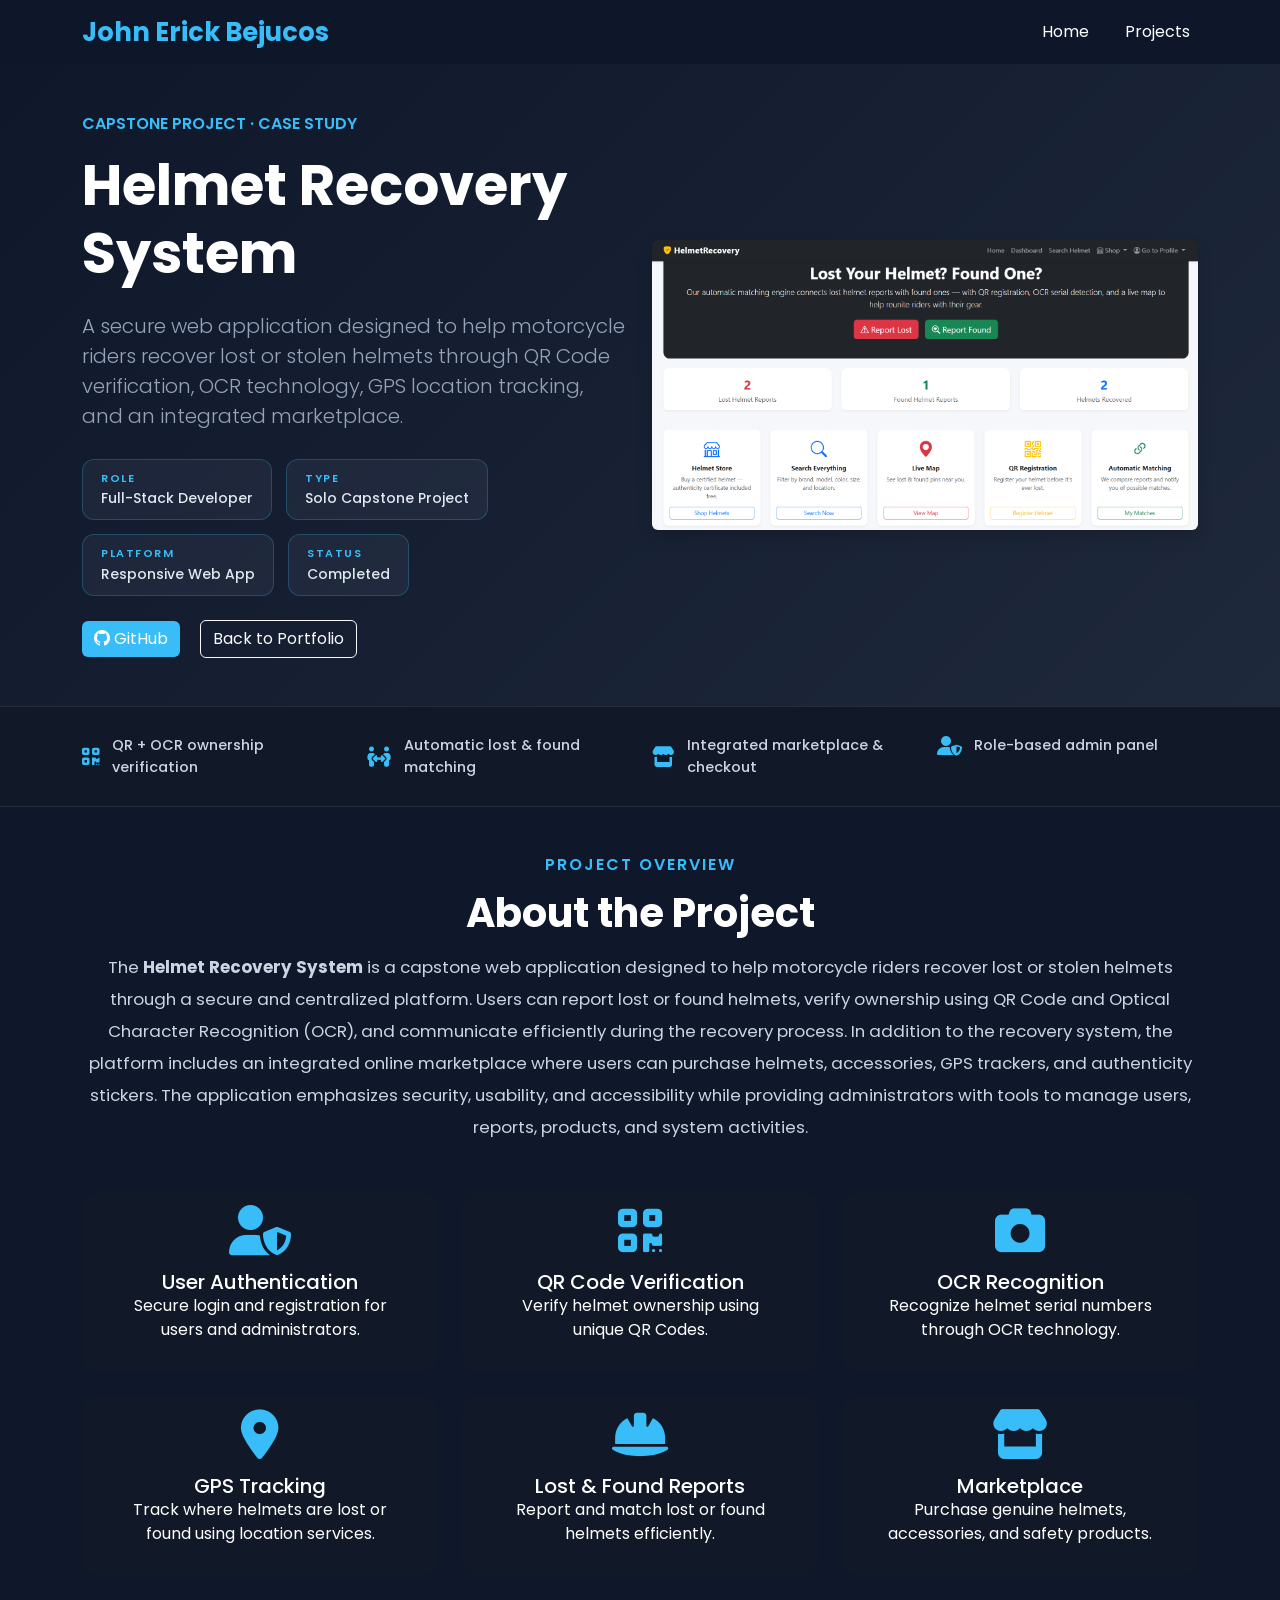
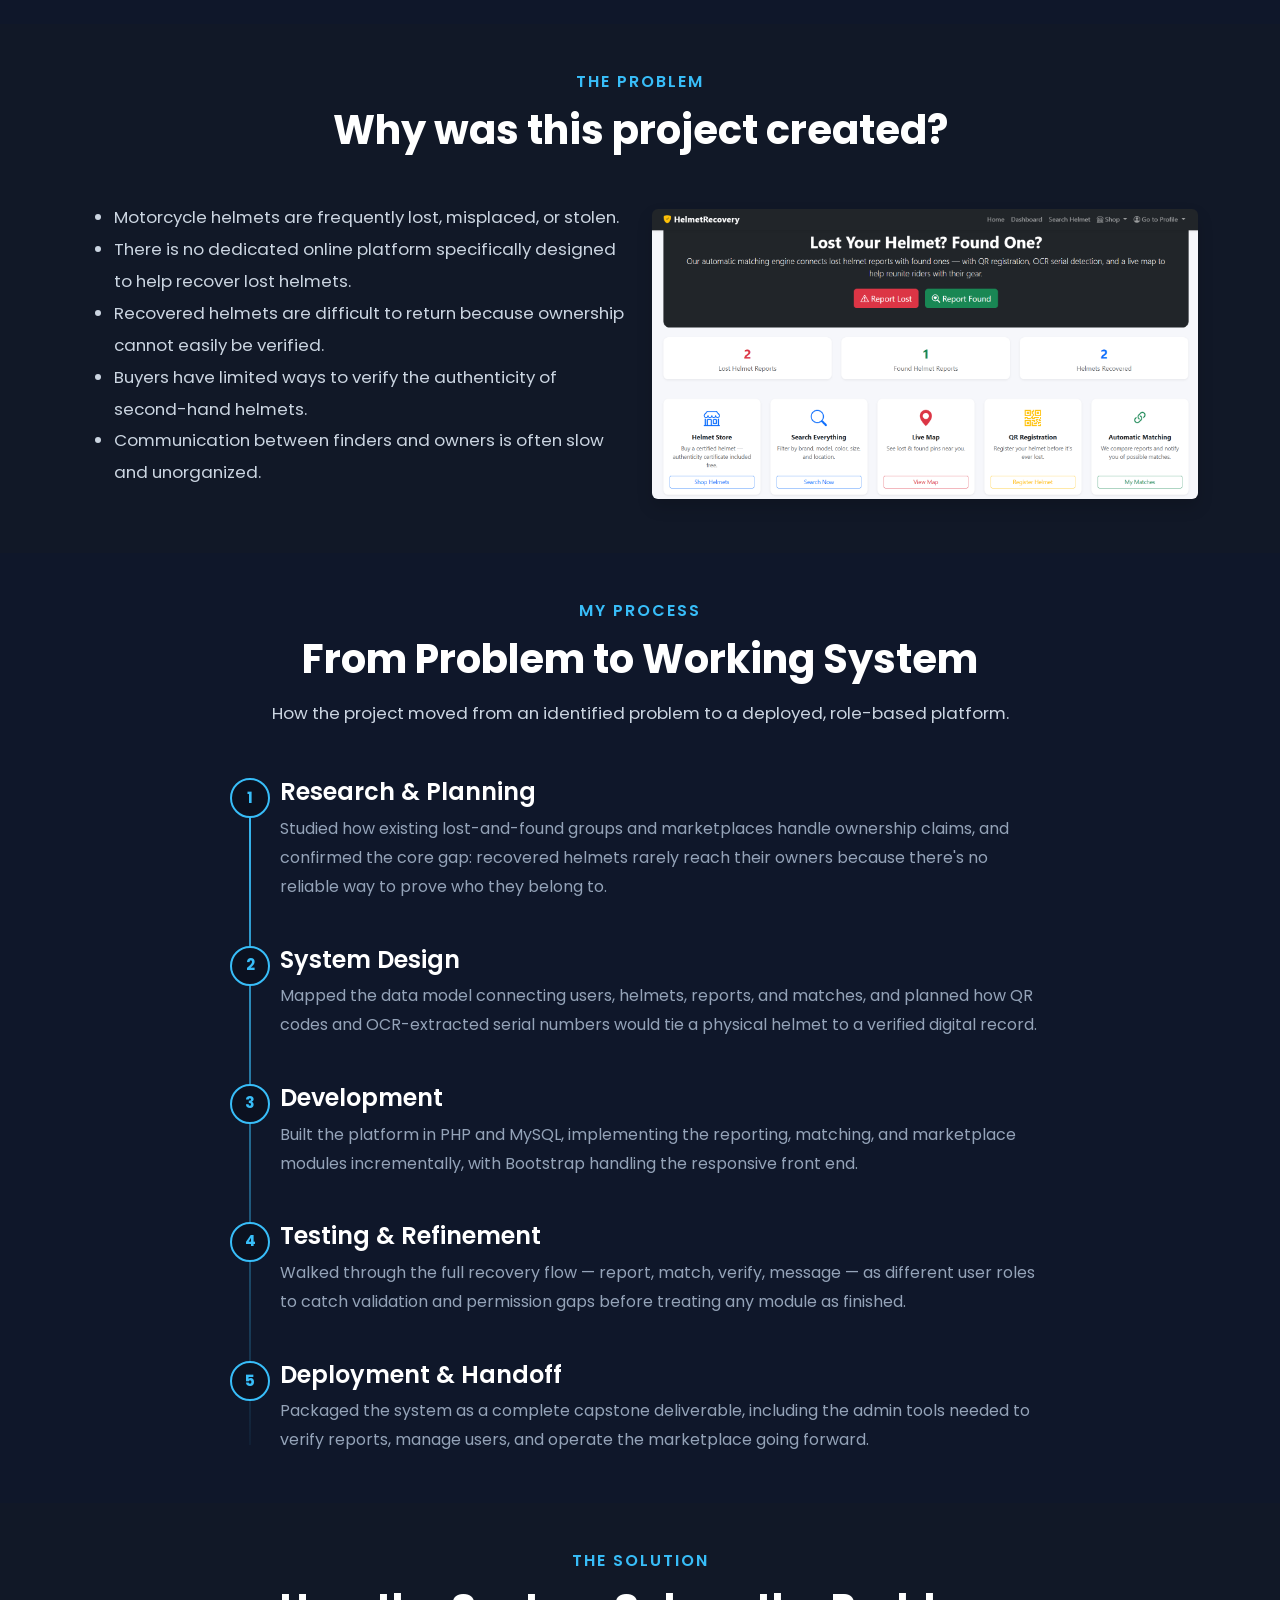
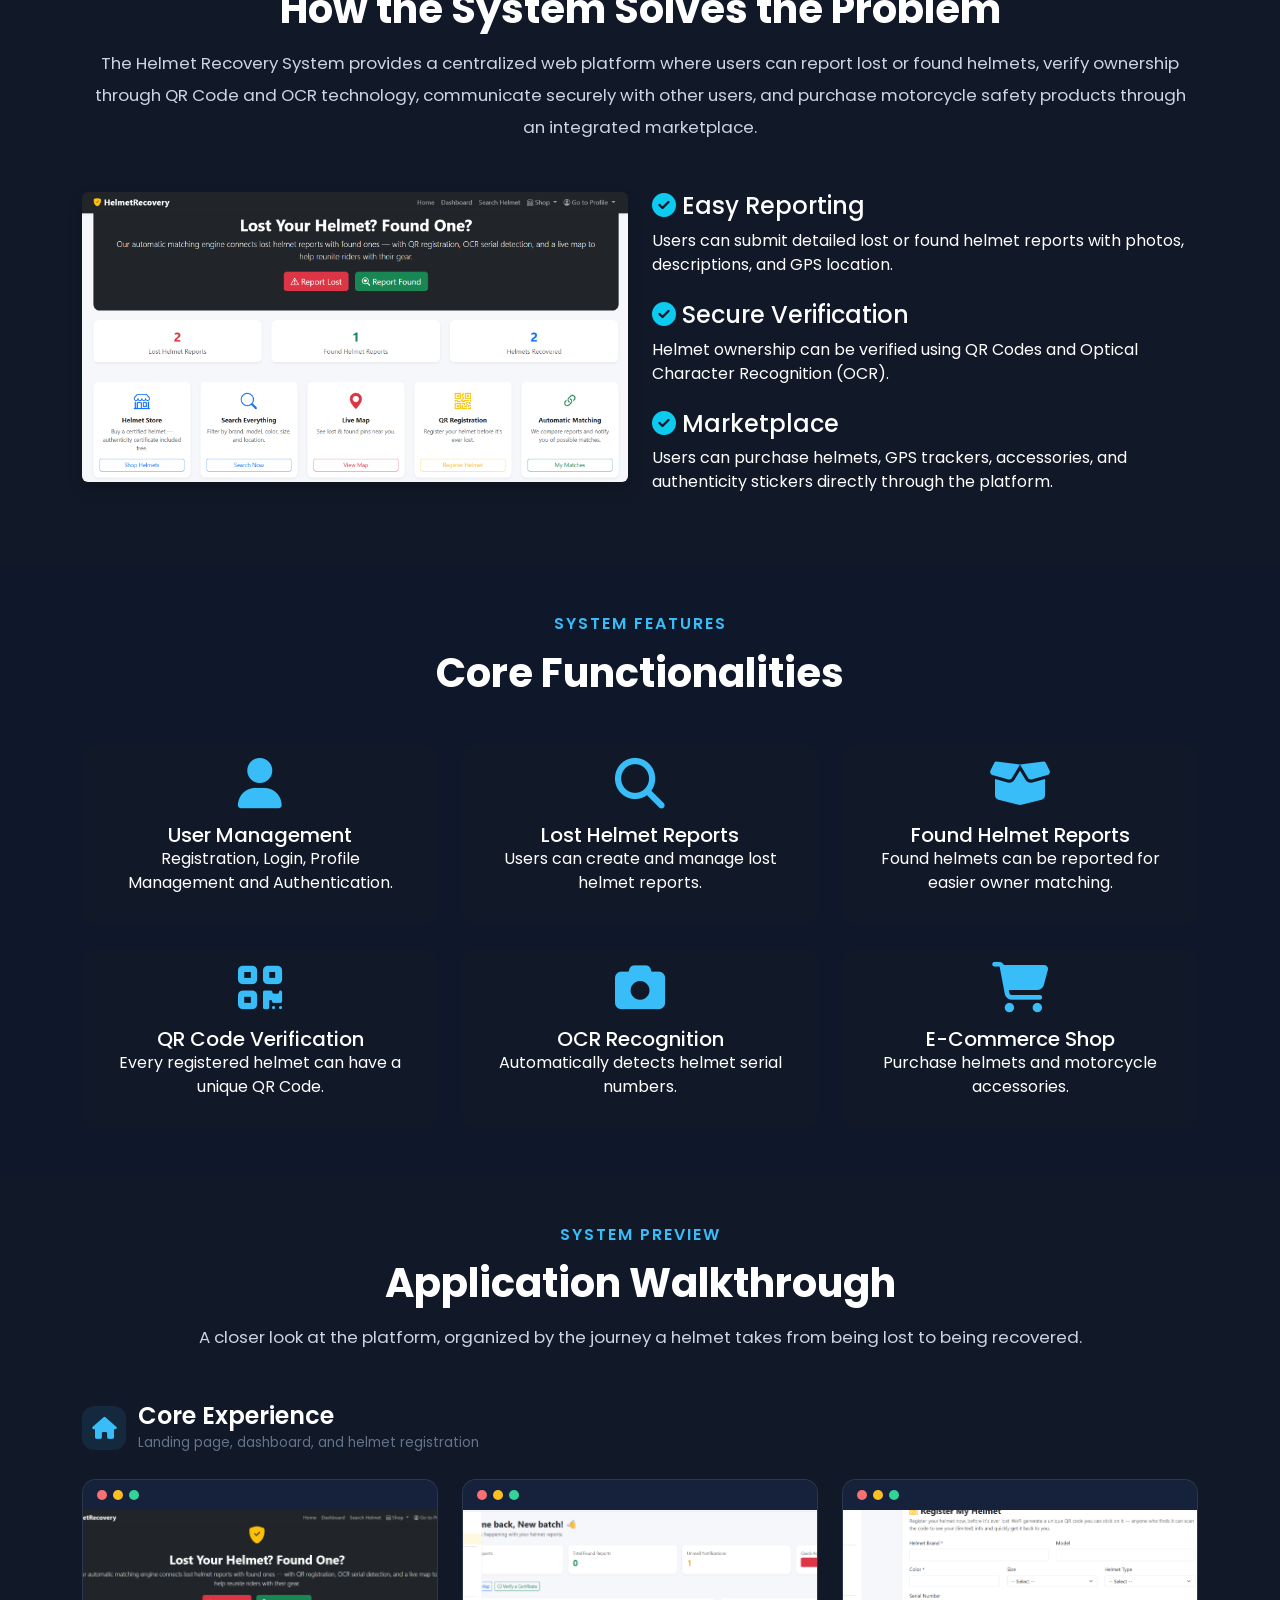
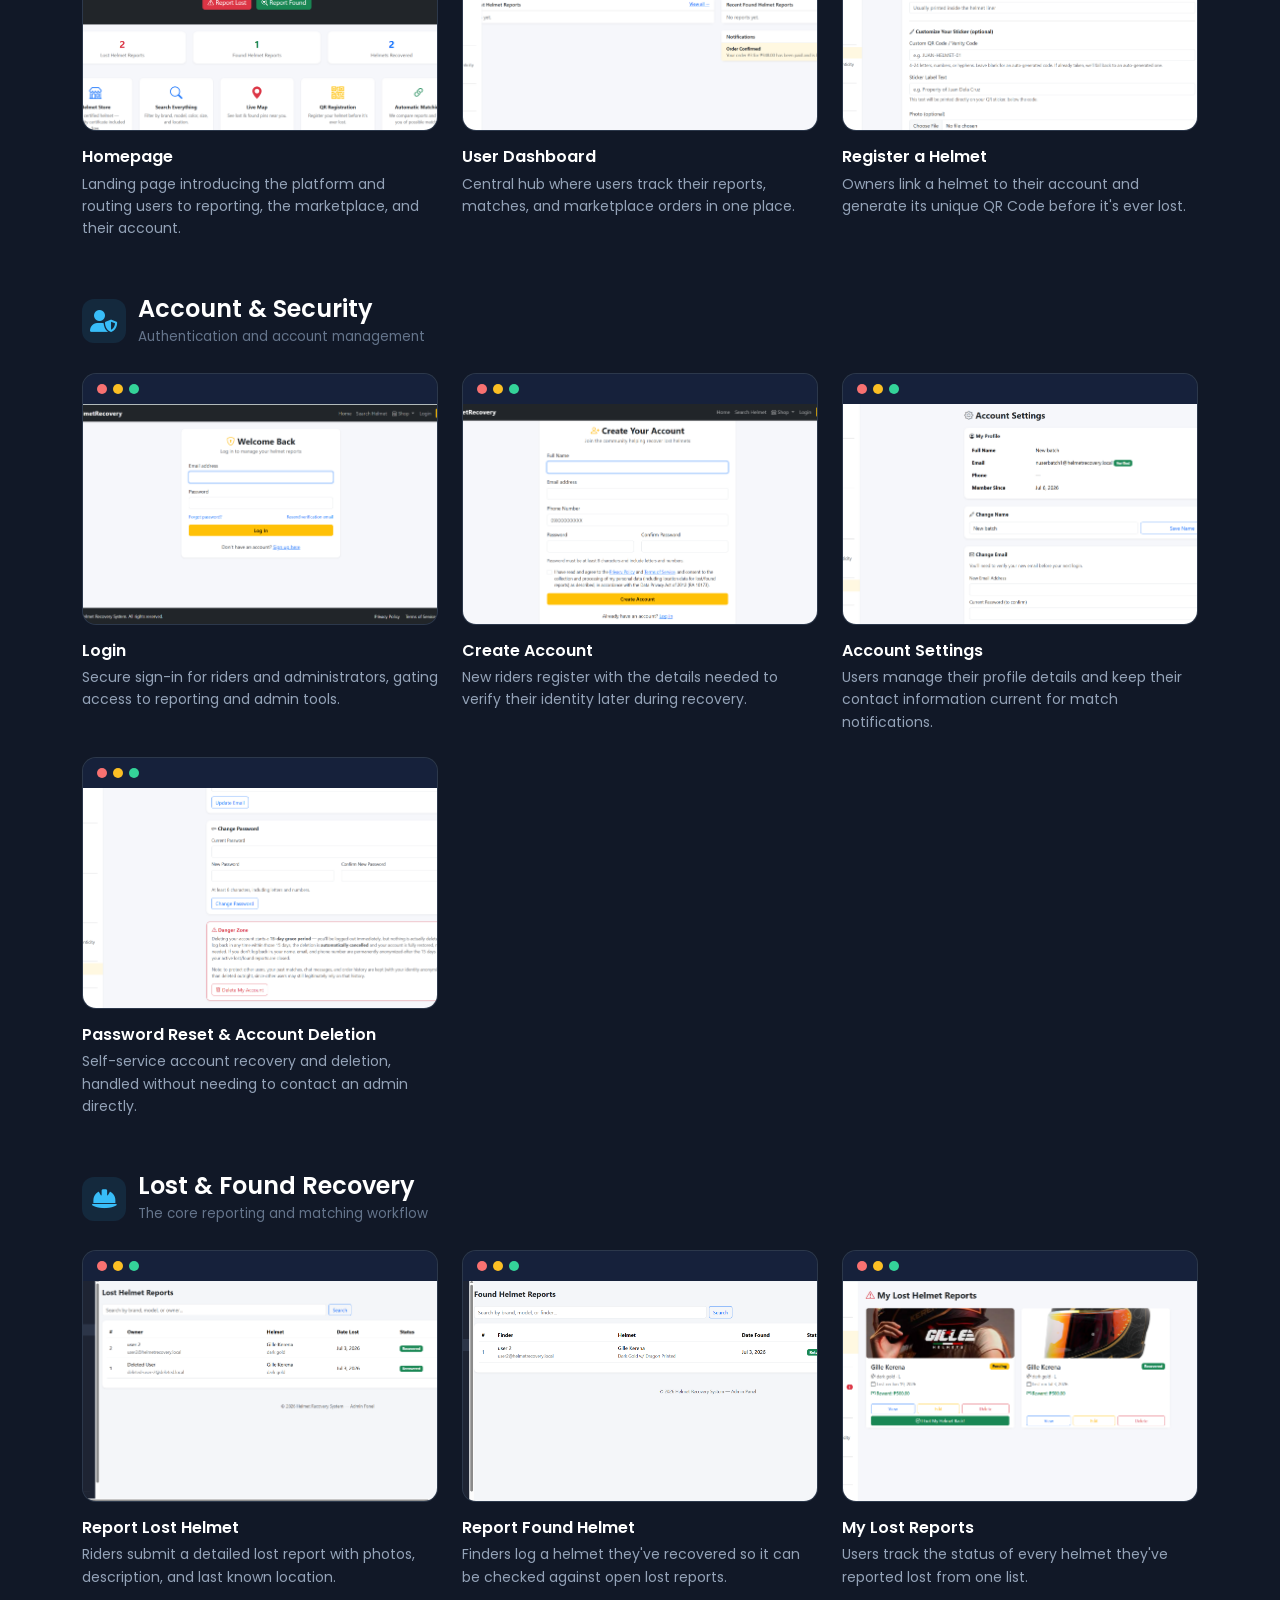
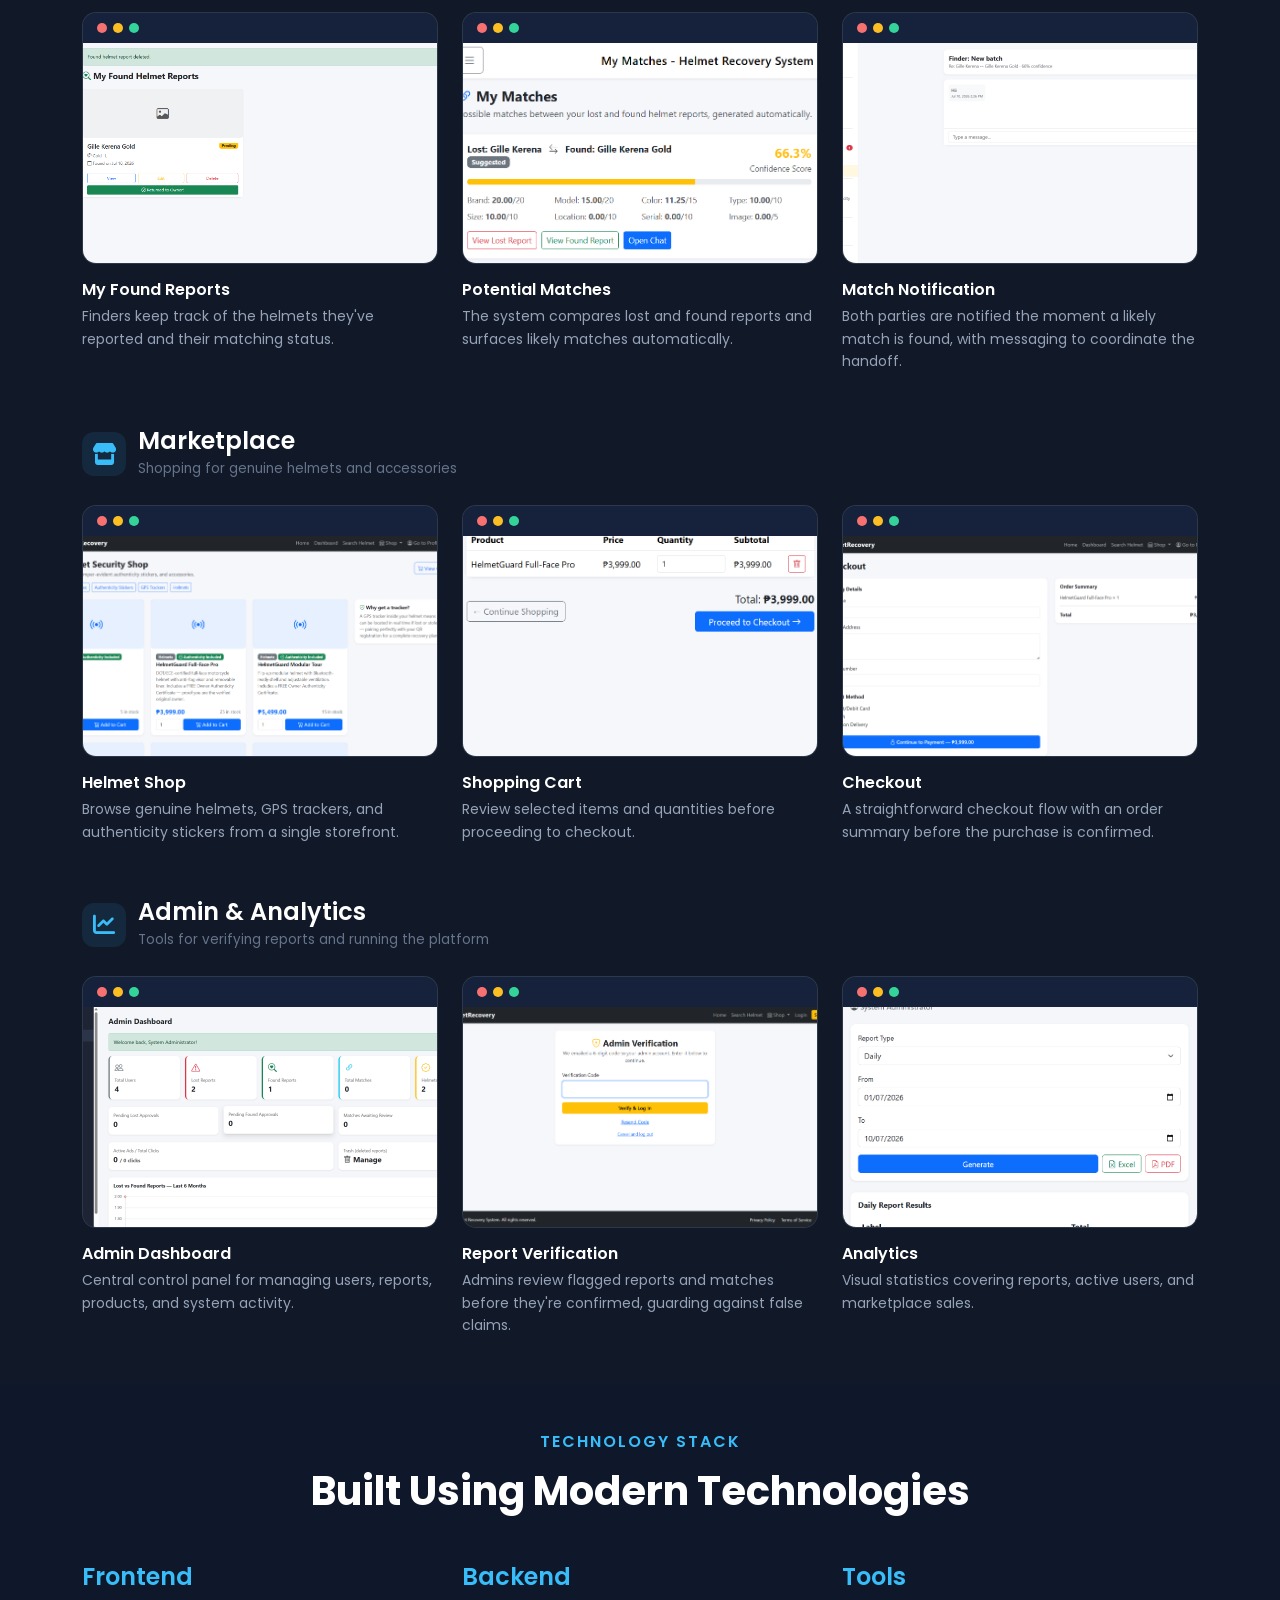
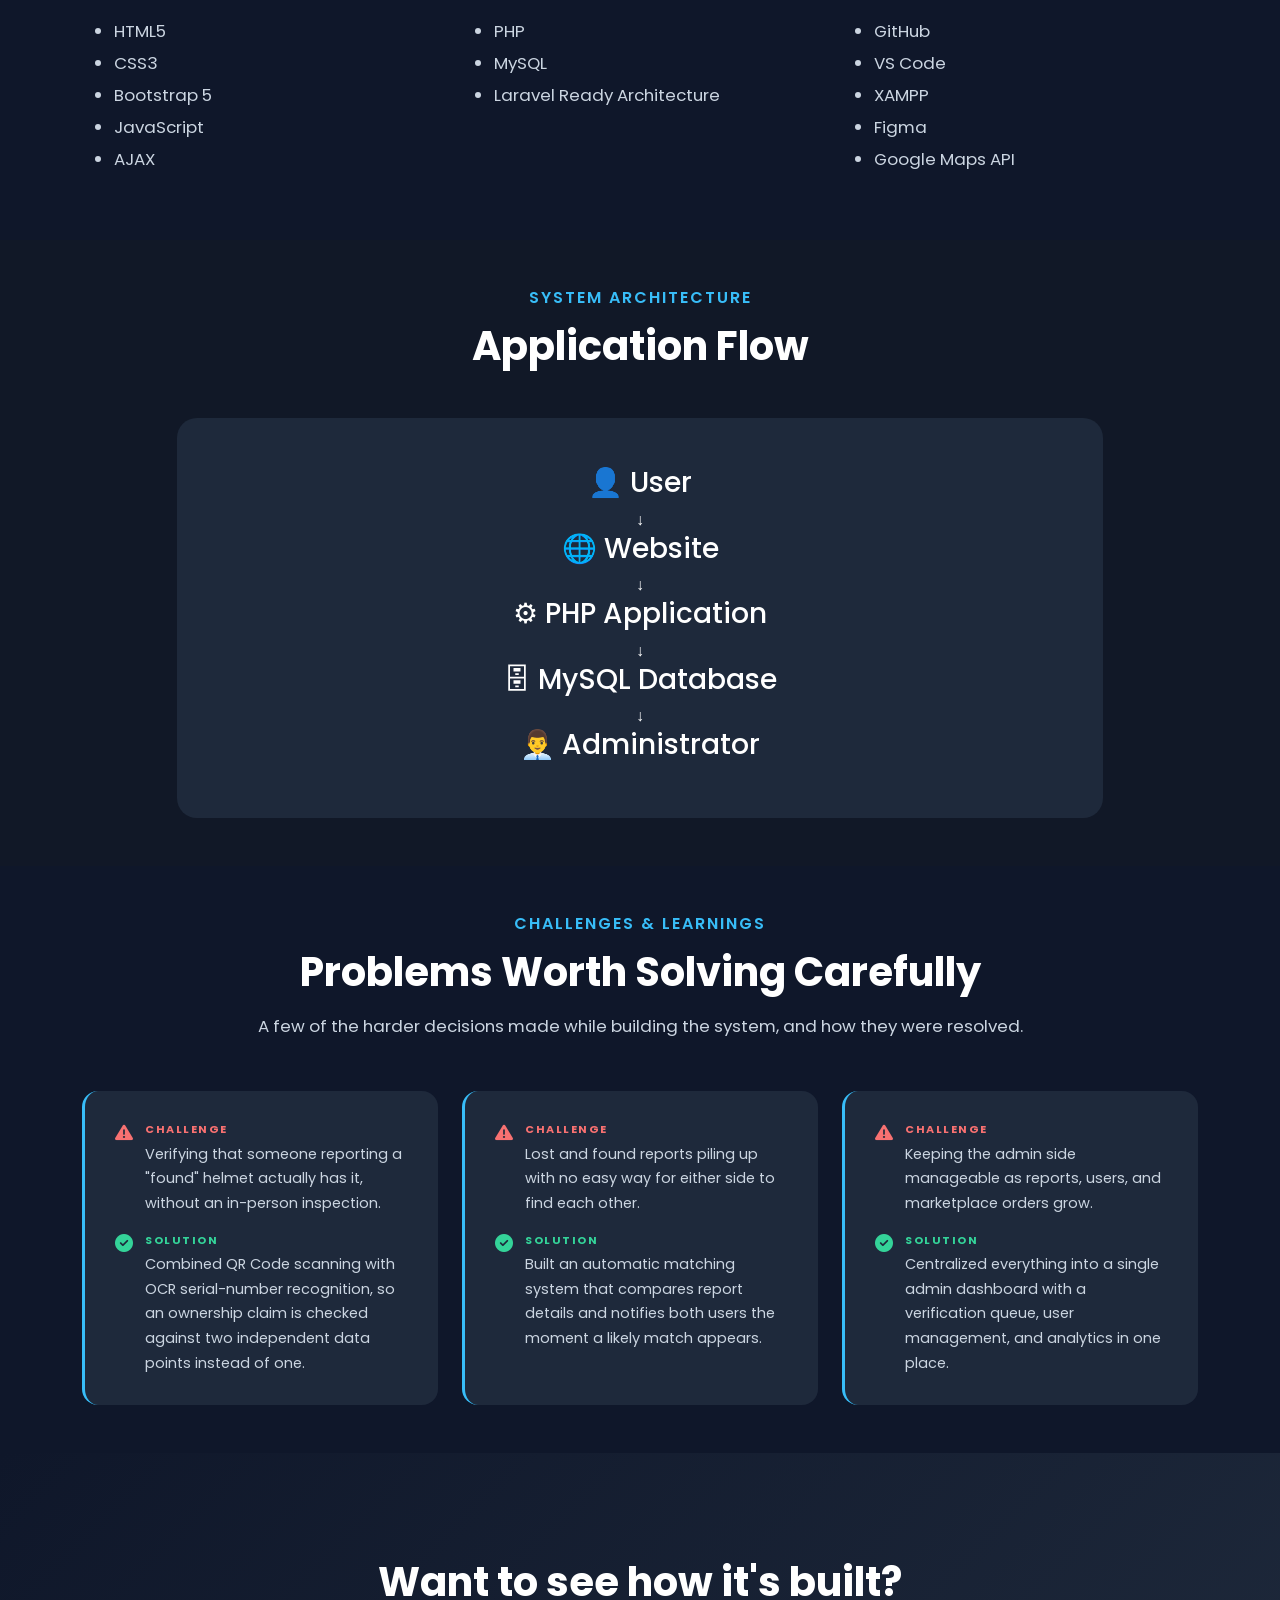
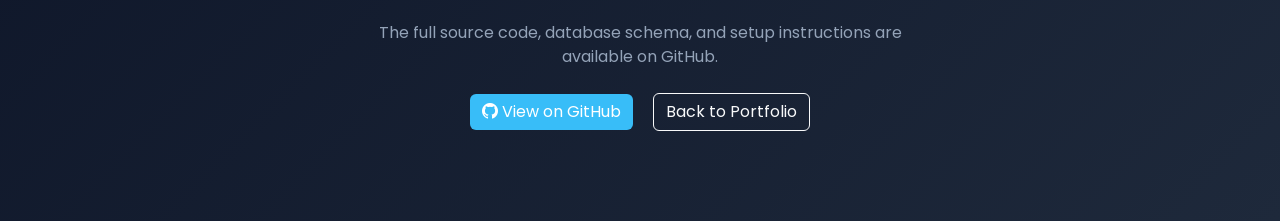
<file: pages/helmet-recovery.html>
<!DOCTYPE html>
<html lang="en">

<head>

    <meta charset="UTF-8">
    <meta name="viewport" content="width=device-width, initial-scale=1.0">

    <title>Helmet Recovery System | Case Study | John Erick Bejucos</title>

    <!-- Bootstrap -->
    <link href="https://cdn.jsdelivr.net/npm/bootstrap@5.3.7/dist/css/bootstrap.min.css" rel="stylesheet">

    <!-- Bootstrap Icons -->
    <link rel="stylesheet"
        href="https://cdn.jsdelivr.net/npm/bootstrap-icons@1.13.1/font/bootstrap-icons.min.css">

    <!-- Font Awesome -->
    <link rel="stylesheet"
        href="https://cdnjs.cloudflare.com/ajax/libs/font-awesome/6.6.0/css/all.min.css">

    <!-- Google Fonts -->
    <link href="https://fonts.googleapis.com/css2?family=Poppins:wght@300;400;500;600;700&display=swap"
        rel="stylesheet">

    <!-- AOS -->
    <link href="https://unpkg.com/aos@2.3.4/dist/aos.css" rel="stylesheet">

    <!-- Main CSS -->
    <link rel="stylesheet" href="../assets/css/style.css">
    <link rel="stylesheet" href="../assets/css/components.css">
    <link rel="stylesheet" href="../assets/css/animation.css">
    <link rel="stylesheet" href="../assets/css/responsive.css">

    <!-- Case Study specific CSS -->
    <link rel="stylesheet" href="../assets/css/case-study.css">

</head>

<body>

<!-- =========================
        NAVBAR
========================= -->

<nav class="navbar navbar-expand-lg navbar-dark custom-navbar">

<div class="container">

<a class="navbar-brand fw-bold" href="../index.html">
John Erick Bejucos
</a>

<button class="navbar-toggler"
type="button"
data-bs-toggle="collapse"
data-bs-target="#navbar">

<span class="navbar-toggler-icon"></span>

</button>

<div class="collapse navbar-collapse" id="navbar">

<ul class="navbar-nav ms-auto">

<li class="nav-item">
<a class="nav-link" href="../index.html">Home</a>
</li>

<li class="nav-item">
<a class="nav-link" href="../index.html#projects">Projects</a>
</li>

</ul>

</div>

</div>

</nav>

<!-- =========================
        HERO
========================= -->

<section class="hero py-5">

<div class="container">

<div class="row align-items-center">

<div class="col-lg-6" data-aos="fade-right">

<p class="hello">CAPSTONE PROJECT · CASE STUDY</p>

<h1 class="display-4 fw-bold">

Helmet Recovery System

</h1>

<p class="lead mt-4">

A secure web application designed to help motorcycle riders recover lost or stolen helmets through QR Code verification, OCR technology, GPS location tracking, and an integrated marketplace.

</p>

<div class="meta-bar">

<div class="meta-item">
<span class="meta-label">Role</span>
<span class="meta-value">Full-Stack Developer</span>
</div>

<div class="meta-item">
<span class="meta-label">Type</span>
<span class="meta-value">Solo Capstone Project</span>
</div>

<div class="meta-item">
<span class="meta-label">Platform</span>
<span class="meta-value">Responsive Web App</span>
</div>

<div class="meta-item">
<span class="meta-label">Status</span>
<span class="meta-value">Completed</span>
</div>

</div>

<div class="mt-4">

<a href="https://github.com/Kcishen"
target="_blank"
class="btn btn-primary">

<i class="bi bi-github"></i>

GitHub

</a>

<a href="../index.html"
class="btn btn-outline-light ms-3">

Back to Portfolio

</a>

</div>

</div>

<div class="col-lg-6 text-center" data-aos="fade-left">

<img src="../assets/images/projects/helmet.png"
class="img-fluid rounded shadow"
alt="Helmet Recovery System">

</div>

</div>

</div>

</section>

<!-- =========================
        HIGHLIGHTS STRIP
========================= -->

<section class="highlights-strip">

<div class="container">

<div class="row">

<div class="col-md-3 col-6">
<div class="highlight-pill">
<i class="fas fa-qrcode"></i>
<span>QR + OCR ownership verification</span>
</div>
</div>

<div class="col-md-3 col-6">
<div class="highlight-pill">
<i class="fas fa-people-arrows"></i>
<span>Automatic lost &amp; found matching</span>
</div>
</div>

<div class="col-md-3 col-6">
<div class="highlight-pill">
<i class="fas fa-store"></i>
<span>Integrated marketplace &amp; checkout</span>
</div>
</div>

<div class="col-md-3 col-6">
<div class="highlight-pill">
<i class="fas fa-user-shield"></i>
<span>Role-based admin panel</span>
</div>
</div>

</div>

</div>

</section>

<!-- =========================
        PROJECT OVERVIEW
========================= -->

<section class="py-5">

<div class="container">

<div class="text-center mb-5" data-aos="fade-up">

<h6 class="section-subtitle">

PROJECT OVERVIEW

</h6>

<h2 class="section-title">

About the Project

</h2>

<p class="about-text">

The <strong>Helmet Recovery System</strong> is a capstone web application designed to help motorcycle riders recover lost or stolen helmets through a secure and centralized platform. Users can report lost or found helmets, verify ownership using QR Code and Optical Character Recognition (OCR), and communicate efficiently during the recovery process.

In addition to the recovery system, the platform includes an integrated online marketplace where users can purchase helmets, accessories, GPS trackers, and authenticity stickers. The application emphasizes security, usability, and accessibility while providing administrators with tools to manage users, reports, products, and system activities.

</p>

</div>

<div class="row g-4">

<div class="col-md-4" data-aos="zoom-in">

<div class="skill-card">

<i class="fas fa-user-shield"></i>

<h5>User Authentication</h5>

<p>
Secure login and registration for users and administrators.
</p>

</div>

</div>

<div class="col-md-4" data-aos="zoom-in" data-aos-delay="100">

<div class="skill-card">

<i class="fas fa-qrcode"></i>

<h5>QR Code Verification</h5>

<p>
Verify helmet ownership using unique QR Codes.
</p>

</div>

</div>

<div class="col-md-4" data-aos="zoom-in" data-aos-delay="200">

<div class="skill-card">

<i class="fas fa-camera"></i>

<h5>OCR Recognition</h5>

<p>
Recognize helmet serial numbers through OCR technology.
</p>

</div>

</div>

<div class="col-md-4" data-aos="zoom-in">

<div class="skill-card">

<i class="fas fa-map-marker-alt"></i>

<h5>GPS Tracking</h5>

<p>
Track where helmets are lost or found using location services.
</p>

</div>

</div>

<div class="col-md-4" data-aos="zoom-in" data-aos-delay="100">

<div class="skill-card">

<i class="fas fa-helmet-safety"></i>

<h5>Lost & Found Reports</h5>

<p>
Report and match lost or found helmets efficiently.
</p>

</div>

</div>

<div class="col-md-4" data-aos="zoom-in" data-aos-delay="200">

<div class="skill-card">

<i class="fas fa-store"></i>

<h5>Marketplace</h5>

<p>
Purchase genuine helmets, accessories, and safety products.
</p>

</div>

</div>

</div>

</div>

</section>

<!-- =========================
        THE PROBLEM
========================= -->

<section class="about-section py-5">

<div class="container">

<div class="text-center mb-5" data-aos="fade-up">

<h6 class="section-subtitle">

THE PROBLEM

</h6>

<h2 class="section-title">

Why was this project created?

</h2>

</div>

<div class="row align-items-center">

<div class="col-lg-6" data-aos="fade-right">

<ul class="about-text">

<li>Motorcycle helmets are frequently lost, misplaced, or stolen.</li>

<li>There is no dedicated online platform specifically designed to help recover lost helmets.</li>

<li>Recovered helmets are difficult to return because ownership cannot easily be verified.</li>

<li>Buyers have limited ways to verify the authenticity of second-hand helmets.</li>

<li>Communication between finders and owners is often slow and unorganized.</li>

</ul>

</div>

<div class="col-lg-6 text-center" data-aos="fade-left">

<img src="../assets/images/projects/helmet.png"
class="img-fluid rounded shadow"
alt="Helmet Recovery System">

</div>

</div>

</div>

</section>

<!-- =========================
        MY PROCESS
========================= -->

<section class="py-5">

<div class="container">

<div class="text-center mb-5" data-aos="fade-up">

<h6 class="section-subtitle">

MY PROCESS

</h6>

<h2 class="section-title">

From Problem to Working System

</h2>

<p class="about-text">
How the project moved from an identified problem to a deployed, role-based platform.
</p>

</div>

<div class="process-timeline">

<div class="process-step" data-aos="fade-up">
<div class="step-number">1</div>
<h4>Research & Planning</h4>
<p>Studied how existing lost-and-found groups and marketplaces handle ownership claims, and confirmed the core gap: recovered helmets rarely reach their owners because there's no reliable way to prove who they belong to.</p>
</div>

<div class="process-step" data-aos="fade-up">
<div class="step-number">2</div>
<h4>System Design</h4>
<p>Mapped the data model connecting users, helmets, reports, and matches, and planned how QR codes and OCR-extracted serial numbers would tie a physical helmet to a verified digital record.</p>
</div>

<div class="process-step" data-aos="fade-up">
<div class="step-number">3</div>
<h4>Development</h4>
<p>Built the platform in PHP and MySQL, implementing the reporting, matching, and marketplace modules incrementally, with Bootstrap handling the responsive front end.</p>
</div>

<div class="process-step" data-aos="fade-up">
<div class="step-number">4</div>
<h4>Testing & Refinement</h4>
<p>Walked through the full recovery flow — report, match, verify, message — as different user roles to catch validation and permission gaps before treating any module as finished.</p>
</div>

<div class="process-step" data-aos="fade-up">
<div class="step-number">5</div>
<h4>Deployment & Handoff</h4>
<p>Packaged the system as a complete capstone deliverable, including the admin tools needed to verify reports, manage users, and operate the marketplace going forward.</p>
</div>

</div>

</div>

</section>

<!--============================
        THE SOLUTION
=============================-->

<section class="about-section py-5">

<div class="container">

<div class="text-center mb-5" data-aos="fade-up">

<h6 class="section-subtitle">

THE SOLUTION

</h6>

<h2 class="section-title">

How the System Solves the Problem

</h2>

<p class="about-text">

The Helmet Recovery System provides a centralized web platform where users can report lost or found helmets, verify ownership through QR Code and OCR technology, communicate securely with other users, and purchase motorcycle safety products through an integrated marketplace.

</p>

</div>

<div class="row g-4">

<div class="col-lg-6" data-aos="fade-right">

<img src="../assets/images/projects/helmet.png"
class="img-fluid rounded shadow">

</div>

<div class="col-lg-6" data-aos="fade-left">

<div class="mb-4">

<h4>

<i class="fas fa-check-circle text-info"></i>

Easy Reporting

</h4>

<p>

Users can submit detailed lost or found helmet reports with photos, descriptions, and GPS location.

</p>

</div>

<div class="mb-4">

<h4>

<i class="fas fa-check-circle text-info"></i>

Secure Verification

</h4>

<p>

Helmet ownership can be verified using QR Codes and Optical Character Recognition (OCR).

</p>

</div>

<div class="mb-4">

<h4>

<i class="fas fa-check-circle text-info"></i>

Marketplace

</h4>

<p>

Users can purchase helmets, GPS trackers, accessories, and authenticity stickers directly through the platform.

</p>

</div>

</div>

</div>

</div>

</section>

<!--============================
        FEATURES
=============================-->

<section class="py-5">

<div class="container">

<div class="text-center mb-5">

<h6 class="section-subtitle">

SYSTEM FEATURES

</h6>

<h2 class="section-title">

Core Functionalities

</h2>

</div>

<div class="row g-4">

<div class="col-md-4">

<div class="skill-card">

<i class="fas fa-user"></i>

<h5>User Management</h5>

<p>

Registration, Login, Profile Management and Authentication.

</p>

</div>

</div>

<div class="col-md-4">

<div class="skill-card">

<i class="fas fa-search"></i>

<h5>Lost Helmet Reports</h5>

<p>

Users can create and manage lost helmet reports.

</p>

</div>

</div>

<div class="col-md-4">

<div class="skill-card">

<i class="fas fa-box-open"></i>

<h5>Found Helmet Reports</h5>

<p>

Found helmets can be reported for easier owner matching.

</p>

</div>

</div>

<div class="col-md-4">

<div class="skill-card">

<i class="fas fa-qrcode"></i>

<h5>QR Code Verification</h5>

<p>

Every registered helmet can have a unique QR Code.

</p>

</div>

</div>

<div class="col-md-4">

<div class="skill-card">

<i class="fas fa-camera"></i>

<h5>OCR Recognition</h5>

<p>

Automatically detects helmet serial numbers.

</p>

</div>

</div>

<div class="col-md-4">

<div class="skill-card">

<i class="fas fa-shopping-cart"></i>

<h5>E-Commerce Shop</h5>

<p>

Purchase helmets and motorcycle accessories.

</p>

</div>

</div>

</div>

</div>

</section>


<!--============================
        SYSTEM SCREENSHOTS
=============================-->

<section class="about-section py-5">

<div class="container">

<div class="text-center mb-5">

<h6 class="section-subtitle">
SYSTEM PREVIEW
</h6>

<h2 class="section-title">
Application Walkthrough
</h2>

<p class="about-text">

A closer look at the platform, organized by the journey a helmet takes from being lost to being recovered.

</p>

</div>

<!-- CORE EXPERIENCE -->
<div class="screenshot-category">

<div class="category-header">
<i class="fas fa-house"></i>
<div>
<h4>Core Experience</h4>
<span>Landing page, dashboard, and helmet registration</span>
</div>
</div>

<div class="row g-4">

<div class="col-lg-4 col-md-6">
<div class="browser-frame">
<div class="browser-bar"><span class="browser-dot"></span><span class="browser-dot"></span><span class="browser-dot"></span></div>
<img src="../assets/images/projects/helmet/homepage.png" class="project-image" alt="Homepage">
</div>
<div class="screenshot-caption">
<h4>Homepage</h4>
<p>Landing page introducing the platform and routing users to reporting, the marketplace, and their account.</p>
</div>
</div>

<div class="col-lg-4 col-md-6">
<div class="browser-frame">
<div class="browser-bar"><span class="browser-dot"></span><span class="browser-dot"></span><span class="browser-dot"></span></div>
<img src="../assets/images/projects/helmet/dashboard.png" class="project-image" alt="User dashboard">
</div>
<div class="screenshot-caption">
<h4>User Dashboard</h4>
<p>Central hub where users track their reports, matches, and marketplace orders in one place.</p>
</div>
</div>

<div class="col-lg-4 col-md-6">
<div class="browser-frame">
<div class="browser-bar"><span class="browser-dot"></span><span class="browser-dot"></span><span class="browser-dot"></span></div>
<img src="../assets/images/projects/helmet/register-helmet.png" class="project-image" alt="Register a helmet">
</div>
<div class="screenshot-caption">
<h4>Register a Helmet</h4>
<p>Owners link a helmet to their account and generate its unique QR Code before it's ever lost.</p>
</div>
</div>

</div>

</div>

<!-- ACCOUNT & SECURITY -->
<div class="screenshot-category">

<div class="category-header">
<i class="fas fa-user-shield"></i>
<div>
<h4>Account &amp; Security</h4>
<span>Authentication and account management</span>
</div>
</div>

<div class="row g-4">

<div class="col-lg-4 col-md-6">
<div class="browser-frame">
<div class="browser-bar"><span class="browser-dot"></span><span class="browser-dot"></span><span class="browser-dot"></span></div>
<img src="../assets/images/projects/helmet/login.png" class="project-image" alt="Login page">
</div>
<div class="screenshot-caption">
<h4>Login</h4>
<p>Secure sign-in for riders and administrators, gating access to reporting and admin tools.</p>
</div>
</div>

<div class="col-lg-4 col-md-6">
<div class="browser-frame">
<div class="browser-bar"><span class="browser-dot"></span><span class="browser-dot"></span><span class="browser-dot"></span></div>
<img src="../assets/images/projects/helmet/register.png" class="project-image" alt="Registration page">
</div>
<div class="screenshot-caption">
<h4>Create Account</h4>
<p>New riders register with the details needed to verify their identity later during recovery.</p>
</div>
</div>

<div class="col-lg-4 col-md-6">
<div class="browser-frame">
<div class="browser-bar"><span class="browser-dot"></span><span class="browser-dot"></span><span class="browser-dot"></span></div>
<img src="../assets/images/projects/helmet/account-setting.png" class="project-image" alt="Account settings">
</div>
<div class="screenshot-caption">
<h4>Account Settings</h4>
<p>Users manage their profile details and keep their contact information current for match notifications.</p>
</div>
</div>

<div class="col-lg-4 col-md-6">
<div class="browser-frame">
<div class="browser-bar"><span class="browser-dot"></span><span class="browser-dot"></span><span class="browser-dot"></span></div>
<img src="../assets/images/projects/helmet/reset-deletion.png" class="project-image" alt="Password reset and account deletion">
</div>
<div class="screenshot-caption">
<h4>Password Reset &amp; Account Deletion</h4>
<p>Self-service account recovery and deletion, handled without needing to contact an admin directly.</p>
</div>
</div>

</div>

</div>

<!-- LOST & FOUND RECOVERY -->
<div class="screenshot-category">

<div class="category-header">
<i class="fas fa-helmet-safety"></i>
<div>
<h4>Lost &amp; Found Recovery</h4>
<span>The core reporting and matching workflow</span>
</div>
</div>

<div class="row g-4">

<div class="col-lg-4 col-md-6">
<div class="browser-frame">
<div class="browser-bar"><span class="browser-dot"></span><span class="browser-dot"></span><span class="browser-dot"></span></div>
<img src="../assets/images/projects/helmet/report-lost.png" class="project-image" alt="Report a lost helmet">
</div>
<div class="screenshot-caption">
<h4>Report Lost Helmet</h4>
<p>Riders submit a detailed lost report with photos, description, and last known location.</p>
</div>
</div>

<div class="col-lg-4 col-md-6">
<div class="browser-frame">
<div class="browser-bar"><span class="browser-dot"></span><span class="browser-dot"></span><span class="browser-dot"></span></div>
<img src="../assets/images/projects/helmet/report-found.png" class="project-image" alt="Report a found helmet">
</div>
<div class="screenshot-caption">
<h4>Report Found Helmet</h4>
<p>Finders log a helmet they've recovered so it can be checked against open lost reports.</p>
</div>
</div>

<div class="col-lg-4 col-md-6">
<div class="browser-frame">
<div class="browser-bar"><span class="browser-dot"></span><span class="browser-dot"></span><span class="browser-dot"></span></div>
<img src="../assets/images/projects/helmet/mylost.png" class="project-image" alt="My lost reports">
</div>
<div class="screenshot-caption">
<h4>My Lost Reports</h4>
<p>Users track the status of every helmet they've reported lost from one list.</p>
</div>
</div>

<div class="col-lg-4 col-md-6">
<div class="browser-frame">
<div class="browser-bar"><span class="browser-dot"></span><span class="browser-dot"></span><span class="browser-dot"></span></div>
<img src="../assets/images/projects/helmet/myfound.png" class="project-image" alt="My found reports">
</div>
<div class="screenshot-caption">
<h4>My Found Reports</h4>
<p>Finders keep track of the helmets they've reported and their matching status.</p>
</div>
</div>

<div class="col-lg-4 col-md-6">
<div class="browser-frame">
<div class="browser-bar"><span class="browser-dot"></span><span class="browser-dot"></span><span class="browser-dot"></span></div>
<img src="../assets/images/projects/helmet/matches.png" class="project-image" alt="Potential matches">
</div>
<div class="screenshot-caption">
<h4>Potential Matches</h4>
<p>The system compares lost and found reports and surfaces likely matches automatically.</p>
</div>
</div>

<div class="col-lg-4 col-md-6">
<div class="browser-frame">
<div class="browser-bar"><span class="browser-dot"></span><span class="browser-dot"></span><span class="browser-dot"></span></div>
<img src="../assets/images/projects/helmet/matchmessage.png" class="project-image" alt="Match notification and messaging">
</div>
<div class="screenshot-caption">
<h4>Match Notification</h4>
<p>Both parties are notified the moment a likely match is found, with messaging to coordinate the handoff.</p>
</div>
</div>

</div>

</div>

<!-- MARKETPLACE -->
<div class="screenshot-category">

<div class="category-header">
<i class="fas fa-store"></i>
<div>
<h4>Marketplace</h4>
<span>Shopping for genuine helmets and accessories</span>
</div>
</div>

<div class="row g-4">

<div class="col-lg-4 col-md-6">
<div class="browser-frame">
<div class="browser-bar"><span class="browser-dot"></span><span class="browser-dot"></span><span class="browser-dot"></span></div>
<img src="../assets/images/projects/helmet/shop.png" class="project-image" alt="Shop">
</div>
<div class="screenshot-caption">
<h4>Helmet Shop</h4>
<p>Browse genuine helmets, GPS trackers, and authenticity stickers from a single storefront.</p>
</div>
</div>

<div class="col-lg-4 col-md-6">
<div class="browser-frame">
<div class="browser-bar"><span class="browser-dot"></span><span class="browser-dot"></span><span class="browser-dot"></span></div>
<img src="../assets/images/projects/helmet/cart.png" class="project-image" alt="Shopping cart">
</div>
<div class="screenshot-caption">
<h4>Shopping Cart</h4>
<p>Review selected items and quantities before proceeding to checkout.</p>
</div>
</div>

<div class="col-lg-4 col-md-6">
<div class="browser-frame">
<div class="browser-bar"><span class="browser-dot"></span><span class="browser-dot"></span><span class="browser-dot"></span></div>
<img src="../assets/images/projects/helmet/checkout.png" class="project-image" alt="Checkout">
</div>
<div class="screenshot-caption">
<h4>Checkout</h4>
<p>A straightforward checkout flow with an order summary before the purchase is confirmed.</p>
</div>
</div>

</div>

</div>

<!-- ADMIN & ANALYTICS -->
<div class="screenshot-category">

<div class="category-header">
<i class="fas fa-chart-line"></i>
<div>
<h4>Admin &amp; Analytics</h4>
<span>Tools for verifying reports and running the platform</span>
</div>
</div>

<div class="row g-4">

<div class="col-lg-4 col-md-6">
<div class="browser-frame">
<div class="browser-bar"><span class="browser-dot"></span><span class="browser-dot"></span><span class="browser-dot"></span></div>
<img src="../assets/images/projects/helmet/admin.png" class="project-image" alt="Admin dashboard">
</div>
<div class="screenshot-caption">
<h4>Admin Dashboard</h4>
<p>Central control panel for managing users, reports, products, and system activity.</p>
</div>
</div>

<div class="col-lg-4 col-md-6">
<div class="browser-frame">
<div class="browser-bar"><span class="browser-dot"></span><span class="browser-dot"></span><span class="browser-dot"></span></div>
<img src="../assets/images/projects/helmet/adminverification.png" class="project-image" alt="Admin report verification">
</div>
<div class="screenshot-caption">
<h4>Report Verification</h4>
<p>Admins review flagged reports and matches before they're confirmed, guarding against false claims.</p>
</div>
</div>

<div class="col-lg-4 col-md-6">
<div class="browser-frame">
<div class="browser-bar"><span class="browser-dot"></span><span class="browser-dot"></span><span class="browser-dot"></span></div>
<img src="../assets/images/projects/helmet/analytics.png" class="project-image" alt="Analytics dashboard">
</div>
<div class="screenshot-caption">
<h4>Analytics</h4>
<p>Visual statistics covering reports, active users, and marketplace sales.</p>
</div>
</div>

</div>

</div>

</div>

</section>

<!--============================
        TECHNOLOGY STACK
=============================-->

<section class="py-5">

<div class="container">

<div class="text-center mb-5">

<h6 class="section-subtitle">

TECHNOLOGY STACK

</h6>

<h2 class="section-title">

Built Using Modern Technologies

</h2>

</div>

<div class="row">

<div class="col-lg-4">

<h4 class="skill-category">

Frontend

</h4>

<ul class="about-text">

<li>HTML5</li>

<li>CSS3</li>

<li>Bootstrap 5</li>

<li>JavaScript</li>

<li>AJAX</li>

</ul>

</div>

<div class="col-lg-4">

<h4 class="skill-category">

Backend

</h4>

<ul class="about-text">

<li>PHP</li>

<li>MySQL</li>

<li>Laravel Ready Architecture</li>

</ul>

</div>

<div class="col-lg-4">

<h4 class="skill-category">

Tools

</h4>

<ul class="about-text">

<li>GitHub</li>

<li>VS Code</li>

<li>XAMPP</li>

<li>Figma</li>

<li>Google Maps API</li>

</ul>

</div>

</div>

</div>

</section>

<!--============================
    SYSTEM ARCHITECTURE
=============================-->

<section class="about-section py-5">

<div class="container">

<div class="text-center mb-5">

<h6 class="section-subtitle">

SYSTEM ARCHITECTURE

</h6>

<h2 class="section-title">

Application Flow

</h2>

</div>

<div class="row justify-content-center">

<div class="col-lg-10">

<div class="project-card p-5">

<div class="text-center">

<h3>

👤 User

</h3>

↓

<h3>

🌐 Website

</h3>

↓

<h3>

⚙ PHP Application

</h3>

↓

<h3>

🗄 MySQL Database

</h3>

↓

<h3>

👨‍💼 Administrator

</h3>

</div>

</div>

</div>

</div>

</div>

</section>

<!--============================
    CHALLENGES & LEARNINGS
=============================-->

<section class="py-5">

<div class="container">

<div class="text-center mb-5" data-aos="fade-up">

<h6 class="section-subtitle">

CHALLENGES &amp; LEARNINGS

</h6>

<h2 class="section-title">

Problems Worth Solving Carefully

</h2>

<p class="about-text">
A few of the harder decisions made while building the system, and how they were resolved.
</p>

</div>

<div class="row g-4">

<div class="col-lg-4" data-aos="fade-up">

<div class="challenge-card">

<div class="challenge-row">
<i class="fas fa-triangle-exclamation"></i>
<div>
<span class="row-label">Challenge</span>
<p>Verifying that someone reporting a "found" helmet actually has it, without an in-person inspection.</p>
</div>
</div>

<div class="solution-row">
<i class="fas fa-circle-check"></i>
<div>
<span class="row-label">Solution</span>
<p>Combined QR Code scanning with OCR serial-number recognition, so an ownership claim is checked against two independent data points instead of one.</p>
</div>
</div>

</div>

</div>

<div class="col-lg-4" data-aos="fade-up" data-aos-delay="100">

<div class="challenge-card">

<div class="challenge-row">
<i class="fas fa-triangle-exclamation"></i>
<div>
<span class="row-label">Challenge</span>
<p>Lost and found reports piling up with no easy way for either side to find each other.</p>
</div>
</div>

<div class="solution-row">
<i class="fas fa-circle-check"></i>
<div>
<span class="row-label">Solution</span>
<p>Built an automatic matching system that compares report details and notifies both users the moment a likely match appears.</p>
</div>
</div>

</div>

</div>

<div class="col-lg-4" data-aos="fade-up" data-aos-delay="200">

<div class="challenge-card">

<div class="challenge-row">
<i class="fas fa-triangle-exclamation"></i>
<div>
<span class="row-label">Challenge</span>
<p>Keeping the admin side manageable as reports, users, and marketplace orders grow.</p>
</div>
</div>

<div class="solution-row">
<i class="fas fa-circle-check"></i>
<div>
<span class="row-label">Solution</span>
<p>Centralized everything into a single admin dashboard with a verification queue, user management, and analytics in one place.</p>
</div>
</div>

</div>

</div>

</div>

</div>

</section>

<!--============================
        CLOSING CTA
=============================-->

<section class="case-study-cta">

<div class="container">

<h2 class="section-title">Want to see how it's built?</h2>

<p>The full source code, database schema, and setup instructions are available on GitHub.</p>

<div class="mt-4">

<a href="https://github.com/Kcishen"
target="_blank"
class="btn btn-primary">

<i class="bi bi-github"></i>

View on GitHub

</a>

<a href="../index.html"
class="btn btn-outline-light ms-3">

Back to Portfolio

</a>

</div>

</div>

</section>

<!-- Bootstrap -->
<script src="https://cdn.jsdelivr.net/npm/bootstrap@5.3.7/dist/js/bootstrap.bundle.min.js"></script>

<!-- AOS -->
<script src="https://unpkg.com/aos@2.3.4/dist/aos.js"></script>

<script>
AOS.init({
    duration: 1000,
    once: true
});
</script>

</body>
</html>
</file>
<file: assets/css/style.css>
/* ==========================
   GLOBAL / BASE STYLES
========================== */

* {
    margin: 0;
    padding: 0;
    box-sizing: border-box;
}

body {
    font-family: 'Poppins', sans-serif;
    background: #0f172a;
    color: white;
}

html {
    scroll-behavior: smooth;
}
</file>
<file: assets/css/components.css>
/* ==========================
   NAVBAR
========================== */

.custom-navbar {
    background: rgba(15, 23, 42, .85);
    backdrop-filter: blur(12px);
}

.navbar-brand {
    color: #38bdf8 !important;
    font-size: 1.6rem;
}

.nav-link {
    color: white !important;
    margin-left: 20px;
    transition: .3s;
}

.nav-link:hover {
    color: #38bdf8 !important;
}

/* ==========================
   HERO SECTION
========================== */

.hero {
    background: linear-gradient(135deg, #0f172a, #1e293b);
    overflow: hidden;
}

.hero span {
    color: #38bdf8;
}

.hello {
    color: #38bdf8;
    font-weight: 600;
}

.typing {
    color: #cbd5e1;
    margin-top: 15px;
}

.lead {
    color: #94a3b8;
    max-width: 550px;
}

.btn-primary {
    background: #38bdf8;
    border: none;
}

.btn-primary:hover {
    background: #0ea5e9;
}

.hero-image {
    width: 380px;
    /* float animation lives in animation.css */
}

#typing {
    color: #38bdf8;
    font-weight: 600;
}

.social-icons {
    display: flex;
    gap: 20px;
}

.social-icons a {
    width: 55px;
    height: 55px;
    display: flex;
    justify-content: center;
    align-items: center;
    border-radius: 50%;
    background: #1e293b;
    color: #38bdf8;
    font-size: 24px;
    transition: .3s;
}

.social-icons a:hover {
    transform: translateY(-8px);
    background: #38bdf8;
    color: white;
}

.stats {
    display: flex;
    gap: 50px;
    margin-top: 50px;
}

.stat h2 {
    color: #38BDF8;
    font-size: 42px;
}

.stat span {
    color: #CBD5E1;
}

.scroll-indicator {
    position: absolute;
    bottom: 30px;
    left: 50%;
    transform: translateX(-50%);
    text-align: center;
    /* bounce animation lives in animation.css */
}

#particles-js {
    position: fixed;
    width: 100%;
    height: 100%;
    top: 0;
    left: 0;
    z-index: -1;
    background: #0B1120;
}

/* ==========================
   ABOUT SECTION
========================== */

.about-section {
    background: #111827;
    padding: 100px 0;
}

.about-image {
    width: 380px;
    border-radius: 20px;
    box-shadow: 0 20px 40px rgba(0, 0, 0, .4);
    transition: .4s;
}

.about-image:hover {
    transform: translateY(-10px);
}

.section-subtitle {
    color: #38BDF8;
    font-weight: 600;
    letter-spacing: 2px;
}

.section-title {
    font-size: 2.5rem;
    font-weight: 700;
    margin: 15px 0;
}

.about-text {
    color: #CBD5E1;
    line-height: 1.9;
    font-size: 1.05rem;
}

/* ==========================
   SKILLS SECTION
========================== */

.skills-section {
    background: #0B1120;
    padding: 100px 0;
}

.skill-category {
    color: #38BDF8;
    margin-bottom: 25px;
    font-weight: 600;
}

.skill-card {
    background: #111827;
    border-radius: 15px;
    padding: 35px;
    text-align: center;
    transition: .35s;
    border: 1px solid transparent;
    height: 180px;
    display: flex;
    flex-direction: column;
    justify-content: center;
}

.skill-card:hover {
    transform: translateY(-10px);
    border-color: #38BDF8;
    box-shadow: 0 20px 35px rgba(56, 189, 248, .25);
}

.skill-card i {
    font-size: 50px;
    color: #38BDF8;
    margin-bottom: 15px;
}

.skill-card h5 {
    color: white;
    margin: 0;
}

/* ==========================
   PROJECTS SECTION
========================== */

.projects-section {
    padding: 100px 0;
    background: #111827;
}

.project-card {
    background: #1E293B;
    border-radius: 20px;
    overflow: hidden;
    transition: .35s;
    height: 100%;
}

.project-card:hover {
    transform: translateY(-10px);
    box-shadow: 0 20px 40px rgba(56, 189, 248, .25);
}

.project-image {
    width: 100%;
    height: 220px;
    object-fit: cover;
}

.project-content {
    padding: 25px;
}

.project-content h3 {
    color: white;
    margin-bottom: 15px;
}

.project-content p {
    color: #CBD5E1;
    line-height: 1.7;
}

.tech-stack {
    display: flex;
    flex-wrap: wrap;
    gap: 10px;
    margin: 20px 0;
}

.tech-stack span {
    background: #38BDF8;
    color: white;
    padding: 6px 12px;
    border-radius: 30px;
    font-size: 14px;
}

.project-buttons {
    display: flex;
    gap: 15px;
    margin-top: 20px;
}

/*==============================
    SYSTEM SCREENSHOTS
==============================*/

.screenshots-section{

    background:#0B1120;
    padding:100px 0;

}

.screenshot-card{

    background:#111827;
    border-radius:18px;
    overflow:hidden;
    transition:.35s;

}

.screenshot-card:hover{

    transform:translateY(-10px);

    box-shadow:0 20px 35px rgba(56,189,248,.25);

}

.screenshot-card img{

    width:100%;
    height:220px;
    object-fit:cover;

}

.screenshot-content{

    padding:20px;

}

.screenshot-content h4{

    color:white;

}

.screenshot-content p{

    color:#CBD5E1;

}
</file>
<file: assets/css/animation.css>
/* ==========================
   ANIMATIONS
========================== */

.hero-image {
    animation: float 4s ease-in-out infinite;
}

@keyframes float {
    0% {
        transform: translateY(0);
    }

    50% {
        transform: translateY(-20px);
    }

    100% {
        transform: translateY(0);
    }
}

.scroll-indicator {
    animation: bounce 2s infinite;
}

@keyframes bounce {

    0%,
    100% {
        transform: translate(-50%, 0);
    }

    50% {
        transform: translate(-50%, -15px);
    }
}
.fade-up{

animation:fadeUp .8s ease;

}

@keyframes fadeUp{

from{

opacity:0;
transform:translateY(40px);

}

to{

opacity:1;
transform:translateY(0);

}

}
</file>
<file: assets/css/responsive.css>
/* ==========================
   RESPONSIVE / MEDIA QUERIES
   NOTE: original code had no media queries.
   These are conservative additions to keep things
   from looking broken on smaller screens - adjust freely.
========================== */

@media (max-width: 991px) {
    .hero-image {
        width: 280px;
        margin-top: 40px;
    }

    .about-image {
        width: 280px;
    }

    .stats {
        flex-wrap: wrap;
        gap: 30px;
    }
}

@media (max-width: 576px) {
    .section-title {
        font-size: 1.9rem;
    }

    .stats {
        gap: 20px;
    }

    .stat h2 {
        font-size: 32px;
    }
}
@media (max-width:768px){

.hero-image{

width:250px;

}

.project-image{

height:180px;

}

}
</file>
<file: assets/css/case-study.css>
/* ==========================
   CASE STUDY COMPONENTS
   (page-specific: used only by helmet-recovery.html)
========================== */

/* --- Hero meta strip --- */

.meta-bar {
    display: flex;
    flex-wrap: wrap;
    gap: 14px;
    margin-top: 28px;
}

.meta-item {
    display: flex;
    flex-direction: column;
    gap: 2px;
    background: rgba(148, 163, 184, 0.08);
    border: 1px solid rgba(56, 189, 248, 0.25);
    border-radius: 12px;
    padding: 10px 18px;
}

.meta-item .meta-label {
    font-size: 11px;
    text-transform: uppercase;
    letter-spacing: 1.5px;
    color: #38BDF8;
    font-weight: 600;
}

.meta-item .meta-value {
    font-size: 14px;
    color: #E2E8F0;
    font-weight: 500;
}

/* --- Highlights strip (TL;DR) --- */

.highlights-strip {
    background: #111827;
    border-top: 1px solid rgba(148, 163, 184, 0.15);
    border-bottom: 1px solid rgba(148, 163, 184, 0.15);
    padding: 28px 0;
}

.highlights-strip .row {
    row-gap: 16px;
}

.highlight-pill {
    display: flex;
    align-items: center;
    gap: 12px;
    color: #CBD5E1;
    font-size: 14.5px;
    font-weight: 500;
}

.highlight-pill i {
    color: #38BDF8;
    font-size: 20px;
    flex-shrink: 0;
}

/* --- Process timeline --- */

.process-timeline {
    position: relative;
    max-width: 820px;
    margin: 0 auto;
    padding-left: 50px;
}

.process-timeline::before {
    content: "";
    position: absolute;
    left: 19px;
    top: 10px;
    bottom: 10px;
    width: 2px;
    background: linear-gradient(180deg, #38BDF8, rgba(56, 189, 248, 0.05));
}

.process-step {
    position: relative;
    padding-bottom: 44px;
}

.process-step:last-child {
    padding-bottom: 0;
}

.process-step .step-number {
    position: absolute;
    left: -50px;
    top: 0;
    width: 40px;
    height: 40px;
    border-radius: 50%;
    background: #0B1120;
    border: 2px solid #38BDF8;
    color: #38BDF8;
    display: flex;
    align-items: center;
    justify-content: center;
    font-weight: 700;
    font-size: 15px;
}

.process-step h4 {
    color: white;
    margin-bottom: 8px;
    font-weight: 600;
}

.process-step p {
    color: #94A3B8;
    line-height: 1.8;
    margin: 0;
}

/* --- Screenshot categories --- */

.screenshot-category {
    margin-bottom: 55px;
}

.screenshot-category:last-child {
    margin-bottom: 0;
}

.category-header {
    display: flex;
    align-items: center;
    gap: 12px;
    margin-bottom: 25px;
}

.category-header i {
    font-size: 22px;
    color: #38BDF8;
    background: rgba(56, 189, 248, 0.1);
    width: 44px;
    height: 44px;
    border-radius: 12px;
    display: flex;
    align-items: center;
    justify-content: center;
    flex-shrink: 0;
}

.category-header h4 {
    color: white;
    font-weight: 600;
    margin: 0;
}

.category-header span {
    color: #64748B;
    font-size: 13.5px;
}

/* --- Browser-frame mockup for screenshots --- */

.browser-frame {
    background: #1E293B;
    border-radius: 14px;
    overflow: hidden;
    border: 1px solid rgba(148, 163, 184, 0.12);
    transition: .35s;
}

.browser-frame:hover {
    transform: translateY(-8px);
    box-shadow: 0 20px 35px rgba(56, 189, 248, .2);
    border-color: rgba(56, 189, 248, 0.4);
}

.screenshot-caption h4 {
    color: white;
    font-size: 16px;
    font-weight: 600;
    margin: 16px 0 6px;
}

.screenshot-caption p {
    color: #94A3B8;
    font-size: 14px;
    line-height: 1.6;
    margin: 0;
}

.browser-frame .browser-bar {
    display: flex;
    align-items: center;
    gap: 6px;
    padding: 10px 14px;
    background: #16213B;
}

.browser-frame .browser-dot {
    width: 10px;
    height: 10px;
    border-radius: 50%;
    background: #475569;
}

.browser-frame .browser-dot:nth-child(1) {
    background: #f87171;
}

.browser-frame .browser-dot:nth-child(2) {
    background: #fbbf24;
}

.browser-frame .browser-dot:nth-child(3) {
    background: #34d399;
}

.browser-frame img {
    width: 100%;
    display: block;
}

/* --- Challenges & learnings --- */

.challenge-card {
    background: #1E293B;
    border-radius: 16px;
    padding: 30px;
    height: 100%;
    border-left: 3px solid #38BDF8;
}

.challenge-card .challenge-row {
    display: flex;
    gap: 12px;
    margin-bottom: 16px;
}

.challenge-card .challenge-row i {
    color: #f87171;
    font-size: 18px;
    margin-top: 3px;
    flex-shrink: 0;
}

.challenge-card .solution-row {
    display: flex;
    gap: 12px;
}

.challenge-card .solution-row i {
    color: #34d399;
    font-size: 18px;
    margin-top: 3px;
    flex-shrink: 0;
}

.challenge-card .row-label {
    font-size: 11px;
    text-transform: uppercase;
    letter-spacing: 1.5px;
    font-weight: 700;
    display: block;
    margin-bottom: 4px;
}

.challenge-card .challenge-row .row-label {
    color: #f87171;
}

.challenge-card .solution-row .row-label {
    color: #34d399;
}

.challenge-card p {
    color: #CBD5E1;
    margin: 0;
    line-height: 1.7;
    font-size: 14.5px;
}

/* --- Closing CTA --- */

.case-study-cta {
    background: linear-gradient(135deg, #0f172a, #1e293b);
    padding: 90px 0;
    text-align: center;
}

.case-study-cta h2 {
    color: white;
}

.case-study-cta p {
    color: #94A3B8;
    max-width: 560px;
    margin: 15px auto 0;
}
</file>
